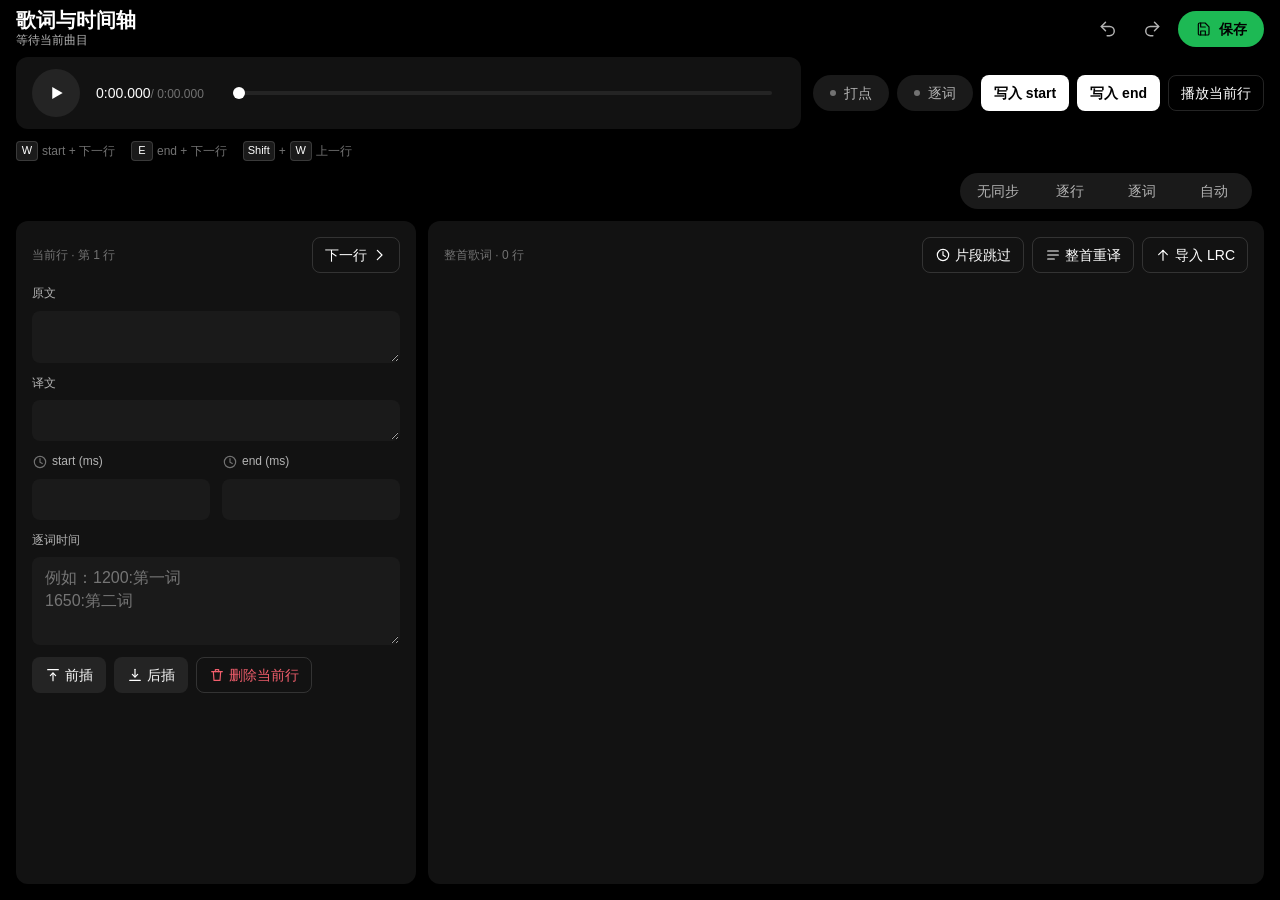
<file: layout/Library/Application Support/EeveeSpotify.bundle/TimelineEditor/index.html>
<!doctype html>
<html lang="zh-CN">
<head>
  <meta charset="utf-8">
  <meta name="viewport" content="width=device-width, initial-scale=1, maximum-scale=1, user-scalable=no, viewport-fit=cover">
  <title>歌词内容与时间轴</title>
  <link rel="icon" href="data:,">
  <link rel="stylesheet" href="./tokens.css">
  <link rel="stylesheet" href="./style.css">
</head>
<body>
  <main class="timeline-app" id="timeline-app">
    <header class="topbar">
      <div class="topbar-titles">
        <h1>歌词与时间轴</h1>
        <p id="track-subtitle">等待当前曲目</p>
      </div>
      <div class="topbar-actions">
        <button class="icon-button" id="undo-button" type="button" aria-label="撤销" title="撤销"><span class="icon-slot" data-icon="undo"></span></button>
        <button class="icon-button" id="redo-button" type="button" aria-label="重做" title="重做"><span class="icon-slot" data-icon="redo"></span></button>
        <button class="accent-button" id="save-button" type="button"><span class="icon-slot icon-sm" data-icon="save"></span><span>保存</span></button>
      </div>
    </header>

    <section class="control-deck" aria-label="播放与同步控制">
      <div class="transport-card">
        <button class="transport-play" id="play-button" type="button" aria-label="播放或暂停">
          <span class="icon-slot" data-icon="play"></span>
          <span class="icon-slot" data-icon="pause"></span>
        </button>
        <div class="position-readout"><strong id="position-label">0:00.000</strong><span>/ <span id="duration-label">0:00.000</span></span></div>
        <input id="position-slider" type="range" min="0" max="0" value="0" step="1" aria-label="播放位置">
      </div>
      <div class="cue-row">
        <button class="cue-pill" id="cue-toggle" type="button" aria-pressed="false"><span class="pill-dot" aria-hidden="true"></span><span class="pill-text">打点</span></button>
        <button class="cue-pill" id="cue-word-toggle" type="button" aria-pressed="false"><span class="pill-dot" aria-hidden="true"></span><span class="pill-text">逐词</span></button>
        <button class="cue-button" id="cue-start" type="button" title="快捷键 W（打点开启时）">写入 start</button>
        <button class="cue-button" id="cue-end" type="button" title="快捷键 E（打点开启时）">写入 end</button>
        <button class="ghost-button" id="play-line" type="button" title="快捷键 Q">播放当前行</button>
      </div>
      <div class="cue-shortcuts" id="cue-shortcuts" data-enabled="false" aria-label="打点快捷键">
        <span class="cue-shortcut"><kbd>W</kbd><span id="cue-shortcut-w-label">start + 下一行</span></span>
        <span class="cue-shortcut"><kbd>E</kbd><span id="cue-shortcut-e-label">end + 下一行</span></span>
        <span class="cue-shortcut"><kbd>Shift</kbd> + <kbd>W</kbd><span id="cue-shortcut-back-label">上一行</span></span>
      </div>
      <div class="mode-row">
        <div class="segmented" role="group" aria-label="同步模式">
          <button type="button" data-mode="UNSYNCED">无同步</button>
          <button type="button" data-mode="LINE_SYNCED">逐行</button>
          <button type="button" data-mode="SYLLABLE_SYNCED">逐词</button>
          <button type="button" data-mode="AUTO">自动</button>
        </div>
        <output id="status" aria-live="polite"></output>
      </div>
    </section>

    <nav class="mobile-workspace-tabs segmented" role="tablist" aria-label="歌词编辑工作区">
      <button class="is-active" type="button" role="tab" aria-selected="true" aria-controls="current-panel" data-mobile-view="current">当前行</button>
      <button type="button" role="tab" aria-selected="false" aria-controls="lines-panel" data-mobile-view="lines">整首歌词</button>
    </nav>

    <section class="workspace" data-mobile-view="current">
      <div class="current-panel" id="current-panel">
        <div class="panel-heading">
          <h2>当前行 · <span id="current-index">第 1 行</span></h2>
          <button class="ghost-button" id="next-line" type="button" title="快捷键 ↓ / 上一行 ↑"><span>下一行</span><span class="icon-slot icon-sm" data-icon="chevronRight"></span></button>
        </div>
        <label class="lyric-field"><span class="field-label">原文</span><textarea id="current-base" rows="2" dir="auto"></textarea></label>
        <label class="lyric-field lyric-field-translation"><span class="field-label">译文</span><textarea id="current-translation" rows="1" dir="auto"></textarea></label>
        <div class="time-grid">
          <label class="time-field"><span class="field-label"><span class="icon-slot icon-sm" data-icon="clock"></span>start (ms)</span><input id="current-start" inputmode="numeric"></label>
          <label class="time-field"><span class="field-label"><span class="icon-slot icon-sm" data-icon="clock"></span>end (ms)</span><input id="current-end" inputmode="numeric"></label>
        </div>
        <label class="syllables-field"><span class="field-label">逐词时间</span><textarea id="current-syllables" rows="3" placeholder="例如：1200:第一词&#10;1650:第二词"></textarea></label>
        <div class="current-actions">
          <button id="add-before" type="button"><span class="icon-slot icon-sm" data-icon="insertAbove"></span><span>前插</span></button>
          <button id="add-after" type="button"><span class="icon-slot icon-sm" data-icon="insertBelow"></span><span>后插</span></button>
          <button class="danger-button" id="delete-current" type="button"><span class="icon-slot icon-sm" data-icon="trash"></span><span>删除当前行</span></button>
        </div>
      </div>
      <div class="lines-panel" id="lines-panel">
        <div class="panel-heading">
          <h2>整首歌词 · <span id="line-count">0 行</span></h2>
          <div class="lines-heading-actions">
            <button class="ghost-button" id="segments-button" type="button"><span class="icon-slot icon-sm" data-icon="clock"></span><span>片段跳过</span></button>
            <button class="ghost-button" id="retranslate-button" type="button"><span class="icon-slot icon-sm" data-icon="lyrics"></span><span>整首重译</span></button>
            <button class="ghost-button lrc-import-button" id="lrc-import-button" type="button"><span class="icon-slot icon-sm" data-icon="arrowUp"></span><span>导入 LRC</span></button>
          </div>
        </div>
        <div class="lines-list" id="lines-list"></div>
      </div>
    </section>

    <nav class="primary-command-dock" aria-label="当前行快捷操作">
      <div class="dock-row">
        <button class="cue-button" id="dock-cue-primary" type="button">写入 start</button>
        <button id="dock-cue-end" type="button">写入 end</button>
        <button id="dock-next-line" type="button"><span>下一行</span><span class="icon-slot icon-sm" data-icon="chevronRight"></span></button>
      </div>
      <div class="dock-row">
        <button id="dock-add-before" type="button"><span class="icon-slot icon-sm" data-icon="insertAbove"></span><span>前插</span></button>
        <button id="dock-add-after" type="button"><span class="icon-slot icon-sm" data-icon="insertBelow"></span><span>后插</span></button>
        <button class="danger-button" id="dock-delete-current" type="button"><span class="icon-slot icon-sm" data-icon="trash"></span><span>删除</span></button>
      </div>
    </nav>
  </main>

  <dialog class="lrc-dialog" id="lrc-import-dialog" aria-labelledby="lrc-import-title">
    <form class="lrc-dialog-shell" method="dialog">
      <header class="lrc-dialog-header">
        <h2 id="lrc-import-title">导入 LRC</h2>
        <button class="icon-button" id="lrc-import-close" type="submit" value="cancel" aria-label="关闭" title="关闭"><span class="icon-slot" data-icon="close"></span></button>
      </header>
      <div class="lrc-dialog-body">
        <label class="lrc-import-field"><span class="field-label">LRC 文本</span><textarea id="lrc-import-input" rows="12" spellcheck="false" placeholder="[00:22.50]Hence the burden of flesh becomes resolved"></textarea></label>
        <p class="lrc-import-metadata" id="lrc-import-metadata" hidden></p>
        <output class="lrc-import-summary" id="lrc-import-summary" aria-live="polite">等待粘贴</output>
        <ul class="lrc-import-errors" id="lrc-import-errors" aria-live="polite" hidden></ul>
      </div>
      <footer class="lrc-dialog-actions">
        <button class="ghost-button" id="lrc-import-cancel" type="submit" value="cancel">取消</button>
        <button class="cue-button" id="lrc-import-confirm" type="button" disabled>替换歌词</button>
        <button id="lrc-import-translate" type="button" disabled>提交翻译并替换歌词</button>
      </footer>
    </form>
  </dialog>

  <dialog class="lrc-dialog retranslate-dialog" id="retranslate-dialog" aria-labelledby="retranslate-title">
    <form class="lrc-dialog-shell" method="dialog">
      <header class="lrc-dialog-header retranslate-header">
        <div>
          <h2 id="retranslate-title">整首重新翻译</h2>
          <span class="static-badge" id="retranslate-static-badge">读取状态中</span>
        </div>
        <button class="icon-button" id="retranslate-close" type="submit" value="cancel" aria-label="关闭" title="关闭"><span class="icon-slot" data-icon="close"></span></button>
      </header>
      <div class="lrc-dialog-body retranslate-body">
        <section id="retranslate-picker" aria-labelledby="retranslate-models-title">
          <div class="retranslate-section-heading">
            <h3 id="retranslate-models-title">选择翻译模型</h3>
          </div>
          <div class="retranslate-models" id="retranslate-models" role="radiogroup" aria-label="翻译模型"></div>
        </section>
        <section id="retranslate-review" hidden aria-labelledby="retranslate-review-title">
          <div class="retranslate-section-heading">
            <h3 id="retranslate-review-title">逐行差异</h3>
            <span id="retranslate-provenance"></span>
          </div>
          <div class="retranslate-comparison" id="retranslate-comparison"></div>
        </section>
        <output class="retranslate-status" id="retranslate-status" aria-live="polite"></output>
      </div>
      <footer class="lrc-dialog-actions retranslate-actions">
        <button class="ghost-button" id="retranslate-cancel" type="submit" value="cancel">取消</button>
        <button class="cue-button" id="retranslate-submit" type="button" disabled>生成候选</button>
        <button class="ghost-button" id="retranslate-apply" type="button" hidden>应用</button>
        <button id="retranslate-apply-static" type="button" hidden>应用并 static</button>
      </footer>
    </form>
  </dialog>
  <dialog class="lrc-dialog segment-dialog" id="segments-dialog" aria-labelledby="segments-title">
    <form class="lrc-dialog-shell" method="dialog">
      <header class="lrc-dialog-header segment-dialog-header">
        <div>
          <h2 id="segments-title">歌曲片段跳过</h2>
          <span class="static-badge" id="segments-revision">尚未载入</span>
        </div>
        <button class="icon-button" id="segments-close" type="submit" value="cancel" aria-label="关闭" title="关闭"><span class="icon-slot" data-icon="close"></span></button>
      </header>
      <div class="lrc-dialog-body segment-dialog-body">
        <div class="segment-toolbar">
          <span id="segments-count">0 个片段</span>
          <button class="ghost-button" id="segment-add" type="button"><span class="icon-slot icon-sm" data-icon="plus"></span><span>新增片段</span></button>
        </div>
        <div class="segment-list" id="segments-list"></div>
        <output class="retranslate-status" id="segments-status" aria-live="polite"></output>
      </div>
      <footer class="lrc-dialog-actions segment-dialog-actions">
        <button class="ghost-button" id="segments-cancel" type="submit" value="cancel">取消</button>
        <button class="ghost-button" id="segments-load-conflict" type="button" hidden>载入服务端版本</button>
        <button class="cue-button" id="segments-save" type="button" disabled>保存规则</button>
      </footer>
    </form>
  </dialog>
  <script src="./icons.js"></script>
  <script src="./editor-state.js"></script>
  <script src="./browser-host.js"></script>
  <script src="./app.js"></script>
</body>
</html>
</file>
<file: layout/Library/Application Support/EeveeSpotify.bundle/TimelineEditor/tokens.css>
/*
 * 歌词编辑器设计 token —— 单一来源
 *
 * 本文件在 shareeditor 与 timelineeditor 两个目录下各有一份，内容必须逐字节相同。
 * tests/design-tokens.test.js 会断言这一点；请勿只改一侧。
 *
 * 设计语言：Spotify 原生延伸。纯黑底、大圆角、绿色仅作单点强调。
 * 约束：不得引用远程字体或资源（CSP script-src 'self'；embed_test.go 禁止 http/https）。
 */

:root {
  color-scheme: dark;

  /* ---- 字族 ---------------------------------------------------------- */
  /* Spotify 用 Circular，不可分发。用系统几何无衬线栈模拟其观感，
     并显式接上中文字族，避免中英混排时字重跳变。 */
  --font-sans:
    -apple-system, BlinkMacSystemFont, "Segoe UI", Roboto,
    "Helvetica Neue", Arial,
    "PingFang SC", "Hiragino Sans GB", "Microsoft YaHei", sans-serif;
  --font-numeric: var(--font-sans);

  /* ---- 表面 ---------------------------------------------------------- */
  --bg: #000;               /* 应用底：纯黑，与 Spotify 播放页一致 */
  --surface: #121212;       /* 主面层 */
  --surface-2: #1a1a1a;     /* 抬起面层：工具坞、卡片 */
  --surface-3: #242424;     /* 交互态面层：hover / 选中 */
  --surface-4: #2a2a2a;     /* 按下态 */
  --overlay: #181818;       /* 浮层：对话框、弹出菜单 */

  /* ---- 文字 ---------------------------------------------------------- */
  --text: #fff;
  --text-muted: #b3b3b3;    /* Spotify 次要文字标准值 */
  --text-subtle: #727272;   /* 三级文字：计数、单位、占位 */
  --text-on-accent: #000;

  /* ---- 强调 ---------------------------------------------------------- */
  /* 绿色是稀缺资源：只用于当前上下文中唯一的主行动。
     不要用于播放键、保存键、写入键同时出现的场合。 */
  --accent: #1db954;
  --accent-hover: #1ed760;
  --accent-press: #169c46;
  --danger: #f15e6c;
  --danger-soft: rgb(241 94 108 / 0.12);

  /* ---- 描边与分隔 ----------------------------------------------------- */
  /* 用极低对比的发丝线代替实心边框，避免视觉网格化。 */
  --hairline: rgb(255 255 255 / 0.08);
  --hairline-strong: rgb(255 255 255 / 0.14);
  --focus-ring: #fff;

  /* ---- 圆角 ---------------------------------------------------------- */
  --r-xs: 4px;
  --r-sm: 6px;
  --r-md: 8px;
  --r-lg: 12px;
  --r-xl: 16px;
  --r-2xl: 24px;            /* 工具坞、预览卡片 */
  --r-pill: 500px;          /* 胶囊按钮、分段控件 */

  /* ---- 间距（4pt 网格）------------------------------------------------ */
  --s-1: 4px;
  --s-2: 8px;
  --s-3: 12px;
  --s-4: 16px;
  --s-5: 20px;
  --s-6: 24px;
  --s-8: 32px;
  --s-10: 40px;

  /* ---- 字阶 ---------------------------------------------------------- */
  --fs-xs: 11px;            /* 全大写小标签 */
  --fs-sm: 12px;            /* 元信息、计数 */
  --fs-base: 14px;          /* 正文 */
  --fs-md: 16px;            /* 表单控件（iOS 防聚焦缩放下限）*/
  --fs-lg: 20px;            /* 区块标题 */
  --fs-xl: 24px;            /* 页面标题 */

  --lh-tight: 1.2;
  --lh-base: 1.45;

  --fw-normal: 400;
  --fw-medium: 500;
  --fw-bold: 700;           /* Spotify 标题只用 700，不用 600 */

  /* 全大写小标签的字距。中文不参与全大写，仅用于英文/数字标签。 */
  --tracking-caps: 0.08em;

  /* ---- 控件尺寸 ------------------------------------------------------- */
  /* 触控目标不小于 44px（iOS HIG）；紧凑态仅用于指针设备。 */
  --control-h: 44px;
  --control-h-sm: 36px;
  --control-h-lg: 52px;
  --icon-size: 20px;
  --icon-size-sm: 16px;
  --icon-stroke: 1.75;      /* 图标集统一线宽，勿逐图覆盖 */

  /* ---- 层级 ---------------------------------------------------------- */
  --z-dock: 8;
  --z-appbar: 10;
  --z-popover: 20;
  --z-dialog: 30;

  /* ---- 动效 ---------------------------------------------------------- */
  --dur-fast: 120ms;
  --dur-base: 200ms;
  --ease: cubic-bezier(0.3, 0, 0, 1);

  /* ---- 阴影 ---------------------------------------------------------- */
  --shadow-card: 0 8px 24px rgb(0 0 0 / 0.5);
  --shadow-popover: 0 16px 40px rgb(0 0 0 / 0.6);
  --shadow-dialog: 0 24px 64px rgb(0 0 0 / 0.7);
}

@media (prefers-reduced-motion: reduce) {
  :root {
    --dur-fast: 0ms;
    --dur-base: 0ms;
  }
}
</file>
<file: layout/Library/Application Support/EeveeSpotify.bundle/TimelineEditor/style.css>
/*
 * 歌词内容与时间轴编辑器 —— 视图层样式
 *
 * 设计语言：Spotify 原生延伸（见 tokens.css）。
 * 规则：所有颜色一律走 token，不得出现硬编码色值；
 * 圆角语义：控件 --r-md、卡片 --r-lg、胶囊 --r-pill。
 * 绿色（--accent）在本页只允许出现在顶栏「保存」与开关胶囊的指示圆点上。
 */

* {
  box-sizing: border-box;
}

html,
body {
  margin: 0;
  min-width: 320px;
  min-height: 100%;
  overflow-x: hidden;
  background: var(--bg);
  color: var(--text);
}

body {
  font-family: var(--font-sans);
  font-size: var(--fs-base);
  line-height: var(--lh-base);
}

h1,
h2,
p {
  margin: 0;
}

/* ---- 控件原语 -------------------------------------------------------- */

button,
input,
textarea,
select {
  font: inherit;
  color: inherit;
}

button {
  min-height: var(--control-h);
  padding: 0 var(--s-3);
  border: 1px solid transparent;
  border-radius: var(--r-md);
  background: var(--surface-3);
  color: var(--text);
  cursor: pointer;
  -webkit-tap-highlight-color: transparent;
  touch-action: manipulation;
  transition: background-color var(--dur-fast) var(--ease), color var(--dur-fast) var(--ease);
}

button:hover:not(:disabled) {
  background: var(--surface-4);
}

button:disabled {
  cursor: not-allowed;
  opacity: 0.4;
}

button:focus-visible {
  outline: 2px solid var(--focus-ring);
  outline-offset: 2px;
}

.icon-slot {
  display: grid;
  place-items: center;
}

.icon {
  display: block;
  width: var(--icon-size);
  height: var(--icon-size);
  stroke-width: var(--icon-stroke);
}

.icon-sm .icon {
  width: var(--icon-size-sm);
  height: var(--icon-size-sm);
}

/* 全页唯一的绿色主行动：顶栏「保存」。 */
.accent-button {
  display: inline-flex;
  align-items: center;
  gap: var(--s-2);
  padding: 0 var(--s-4);
  border-radius: var(--r-pill);
  background: var(--accent);
  color: var(--text-on-accent);
  font-weight: var(--fw-bold);
}

.accent-button:hover:not(:disabled) {
  background: var(--accent-hover);
}

.accent-button:active:not(:disabled) {
  background: var(--accent-press);
}

.icon-button {
  width: var(--control-h);
  padding: 0;
  border-radius: var(--r-pill);
  background: transparent;
  color: var(--text-muted);
}

.icon-button:hover:not(:disabled) {
  background: var(--surface-2);
  color: var(--text);
}

/* 局部主按钮：cue 写入动作，白底黑字，不占用绿色。 */
.cue-button {
  background: var(--text);
  color: var(--bg);
  font-weight: var(--fw-bold);
}

.cue-button:hover:not(:disabled) {
  background: var(--text-muted);
}

.ghost-button {
  display: inline-flex;
  align-items: center;
  justify-content: center;
  gap: var(--s-1);
  border-color: var(--hairline-strong);
  background: transparent;
  color: var(--text);
}

.ghost-button:hover:not(:disabled) {
  background: var(--surface-2);
}

.danger-button {
  display: inline-flex;
  align-items: center;
  justify-content: center;
  gap: var(--s-1);
  border-color: var(--hairline-strong);
  background: transparent;
  color: var(--danger);
}

.danger-button:hover:not(:disabled) {
  background: var(--danger-soft);
}

/* 开关胶囊：开态抬高面层 + 圆点转绿，不整体变绿。 */
.cue-pill {
  display: inline-flex;
  align-items: center;
  gap: var(--s-2);
  padding: 0 var(--s-4);
  border-radius: var(--r-pill);
  background: var(--surface-2);
  color: var(--text-muted);
}

.cue-pill .pill-dot {
  width: 6px;
  height: 6px;
  border-radius: var(--r-pill);
  background: var(--text-subtle);
  transition: background-color var(--dur-fast) var(--ease);
}

.cue-pill.is-on {
  background: var(--surface-4);
  color: var(--text);
}

.cue-pill.is-on .pill-dot {
  background: var(--accent);
}

/* 分段胶囊：同步模式与移动端工作区 tab 共用。 */
.segmented {
  display: grid;
  grid-auto-flow: column;
  grid-auto-columns: 1fr;
  gap: var(--s-1);
  padding: var(--s-1);
  border-radius: var(--r-pill);
  background: var(--surface-2);
}

.segmented button {
  min-width: 0;
  min-height: calc(var(--control-h) - 8px);
  padding: 0 var(--s-3);
  border-radius: var(--r-pill);
  background: transparent;
  color: var(--text-muted);
  font-size: var(--fs-base);
  white-space: nowrap;
}

.segmented button:hover:not(:disabled) {
  background: var(--surface-3);
}

.segmented button[aria-pressed="true"],
.segmented button.is-active {
  background: var(--surface-4);
  color: var(--text);
  font-weight: var(--fw-medium);
}

/* 指针设备允许紧凑控件高度；触屏保持 44px 触控目标。 */
@media (hover: hover) and (pointer: fine) {
  button {
    min-height: var(--control-h-sm);
  }

  .icon-button {
    width: var(--control-h-sm);
  }

  .segmented button {
    min-height: calc(var(--control-h-sm) - 8px);
  }
}

/* ---- 应用骨架 -------------------------------------------------------- */

.timeline-app {
  height: 100vh;
  height: 100dvh;
  min-height: 0;
  display: grid;
  grid-template-rows: auto auto minmax(0, 1fr);
  overflow: hidden;
}

/* ---- 顶栏 ------------------------------------------------------------ */

.topbar {
  min-height: 56px;
  display: flex;
  align-items: center;
  justify-content: space-between;
  gap: var(--s-4);
  padding: max(var(--s-2), env(safe-area-inset-top)) max(var(--s-4), env(safe-area-inset-right)) var(--s-2) max(var(--s-4), env(safe-area-inset-left));
  background: var(--bg);
}

.topbar-titles {
  min-width: 0;
}

.topbar h1 {
  font-size: var(--fs-lg);
  font-weight: var(--fw-bold);
  line-height: var(--lh-tight);
}

#track-subtitle {
  max-width: 52vw;
  overflow: hidden;
  color: var(--text-muted);
  font-size: var(--fs-sm);
  text-overflow: ellipsis;
  white-space: nowrap;
}

.topbar-actions {
  flex: 0 0 auto;
  display: flex;
  align-items: center;
  gap: var(--s-2);
}

/* ---- 控制区：transport 卡 / cue 行 / 同步模式 -------------------------- */

.control-deck {
  display: flex;
  flex-wrap: wrap;
  align-items: center;
  gap: var(--s-3);
  padding: 0 max(var(--s-4), env(safe-area-inset-right)) var(--s-3) max(var(--s-4), env(safe-area-inset-left));
}

.transport-card {
  flex: 1 1 320px;
  display: flex;
  align-items: center;
  gap: var(--s-4);
  padding: var(--s-3) var(--s-4);
  border-radius: var(--r-lg);
  background: var(--surface);
}

.transport-play {
  /* transport 主钮：48px，介于 --control-h 与 --control-h-lg 之间的光学尺寸 */
  width: 48px;
  height: 48px;
  min-height: 48px;
  flex: 0 0 48px;
  display: grid;
  place-items: center;
  padding: 0;
  border-radius: var(--r-pill);
  background: var(--surface-3);
  color: var(--text);
}

.transport-play .icon-slot {
  grid-area: 1 / 1;
}

.transport-play [data-icon="pause"] {
  display: none;
}

.transport-play.is-playing [data-icon="play"] {
  display: none;
}

.transport-play.is-playing [data-icon="pause"] {
  display: grid;
}

.position-readout {
  min-width: 104px;
  font-variant-numeric: tabular-nums;
  white-space: nowrap;
}

.position-readout strong {
  font-weight: var(--fw-medium);
}

.position-readout span {
  color: var(--text-subtle);
  font-size: var(--fs-sm);
}

#position-slider {
  -webkit-appearance: none;
  appearance: none;
  flex: 1;
  min-width: 100px;
  height: 20px;
  margin: 0;
  background: transparent;
}

#position-slider::-webkit-slider-runnable-track {
  height: 4px;
  border-radius: var(--r-pill);
  background: linear-gradient(to right, var(--text) var(--slider-fill, 0%), var(--surface-3) var(--slider-fill, 0%));
}

#position-slider::-webkit-slider-thumb {
  -webkit-appearance: none;
  width: 12px;
  height: 12px;
  margin-top: -4px;
  border: 0;
  border-radius: var(--r-pill);
  background: var(--text);
}

#position-slider::-moz-range-track {
  height: 4px;
  border-radius: var(--r-pill);
  background: var(--surface-3);
}

#position-slider::-moz-range-progress {
  height: 4px;
  border-radius: var(--r-pill);
  background: var(--text);
}

#position-slider::-moz-range-thumb {
  width: 12px;
  height: 12px;
  border: 0;
  border-radius: var(--r-pill);
  background: var(--text);
}

#position-slider:disabled {
  opacity: 0.4;
}

#position-slider:focus-visible {
  outline: 2px solid var(--focus-ring);
  outline-offset: 2px;
}

.cue-row {
  display: flex;
  flex-wrap: wrap;
  align-items: center;
  gap: var(--s-2);
}

.cue-shortcuts {
  flex: 1 1 100%;
  min-width: 0;
  display: flex;
  flex-wrap: wrap;
  align-items: center;
  gap: var(--s-1) var(--s-4);
  color: var(--text-muted);
  font-size: var(--fs-sm);
  line-height: var(--lh-base);
}

.cue-shortcuts[data-enabled="false"] {
  color: var(--text-subtle);
}

.cue-shortcut {
  display: inline-flex;
  align-items: center;
  gap: var(--s-1);
  white-space: nowrap;
}

.cue-shortcuts kbd {
  min-width: 22px;
  padding: 1px var(--s-1);
  border: 1px solid var(--hairline-strong);
  border-radius: var(--r-xs);
  background: var(--surface-2);
  color: var(--text);
  font-family: var(--font-numeric);
  font-size: var(--fs-xs);
  font-weight: var(--fw-medium);
  line-height: var(--lh-base);
  letter-spacing: 0;
  text-align: center;
}

.mode-row {
  flex: 1 1 auto;
  display: flex;
  flex-wrap: wrap;
  align-items: center;
  justify-content: flex-end;
  gap: var(--s-3);
}

#status {
  min-width: 0;
  color: var(--text-muted);
  font-size: var(--fs-sm);
  text-align: right;
}

#status.is-error {
  color: var(--danger);
}

/* ---- 工作区 ---------------------------------------------------------- */

.mobile-workspace-tabs {
  display: none;
  margin: 0 max(var(--s-4), env(safe-area-inset-right)) var(--s-3) max(var(--s-4), env(safe-area-inset-left));
}

.workspace {
  min-height: 0;
  display: grid;
  grid-template-columns: minmax(320px, 400px) minmax(0, 1fr);
  gap: var(--s-3);
  padding: 0 max(var(--s-4), env(safe-area-inset-right)) var(--s-4) max(var(--s-4), env(safe-area-inset-left));
  overflow: hidden;
}

.current-panel,
.lines-panel {
  min-width: 0;
  min-height: 0;
  border-radius: var(--r-lg);
  background: var(--surface);
}

.current-panel {
  padding: var(--s-4);
  overflow: auto;
  overscroll-behavior: contain;
}

.lines-panel {
  display: grid;
  grid-template-rows: auto minmax(0, 1fr);
}

.panel-heading {
  display: flex;
  align-items: center;
  justify-content: space-between;
  gap: var(--s-3);
  margin-bottom: var(--s-3);
}

.panel-heading h2 {
  color: var(--text-subtle);
  font-size: var(--fs-sm);
  font-weight: var(--fw-medium);
  font-variant-numeric: tabular-nums;
}

.lines-panel .panel-heading {
  margin: 0;
  padding: var(--s-4);
}

.lrc-import-button {
  flex: 0 0 auto;
}

.lines-heading-actions {
  min-width: 0;
  display: flex;
  align-items: center;
  gap: var(--s-2);
}

/* ---- LRC 导入对话框 --------------------------------------------------- */

.lrc-dialog {
  width: calc(100vw - var(--s-8));
  max-width: min(640px, calc(100vw - var(--s-8)));
  max-height: min(720px, calc(100dvh - var(--s-8)));
  margin: auto;
  padding: 0;
  border: 1px solid var(--hairline-strong);
  border-radius: var(--r-lg);
  background: var(--overlay);
  color: var(--text);
  box-shadow: var(--shadow-dialog);
}

.lrc-dialog:not([open]) {
  display: none;
}

.lrc-dialog::backdrop {
  background: var(--bg);
  opacity: 0.78;
}

.lrc-dialog-shell {
  min-width: 0;
  max-height: inherit;
  display: grid;
  grid-template-rows: auto minmax(0, 1fr) auto;
}

.lrc-dialog-header,
.lrc-dialog-actions {
  display: flex;
  align-items: center;
  justify-content: space-between;
  gap: var(--s-3);
  padding: var(--s-4);
}

.lrc-dialog-header {
  border-bottom: 1px solid var(--hairline);
}

.lrc-dialog-header h2 {
  font-size: var(--fs-lg);
  font-weight: var(--fw-bold);
}

.lrc-dialog-body {
  min-width: 0;
  padding: var(--s-4);
  overflow: auto;
  overscroll-behavior: contain;
}

.lrc-import-field {
  margin-bottom: var(--s-3);
}

#lrc-import-input {
  min-height: 240px;
  font-variant-numeric: tabular-nums;
  resize: vertical;
}

.lrc-import-metadata,
.lrc-import-summary {
  display: block;
  color: var(--text-muted);
  font-size: var(--fs-sm);
  overflow-wrap: anywhere;
}

.lrc-import-metadata {
  margin-bottom: var(--s-1);
}

.lrc-import-metadata[hidden] {
  display: none;
}

.lrc-import-errors {
  margin: var(--s-3) 0 0;
  padding-left: var(--s-5);
  color: var(--danger);
  font-size: var(--fs-sm);
  overflow-wrap: anywhere;
}

.lrc-dialog-actions {
  justify-content: flex-end;
  border-top: 1px solid var(--hairline);
}

.lrc-dialog-actions button {
  min-width: 0;
  height: auto;
  white-space: normal;
  overflow-wrap: anywhere;
}

/* ---- 整首重译审阅 ----------------------------------------------------- */

.retranslate-dialog {
  max-width: min(980px, calc(100vw - var(--s-8)));
  max-height: min(820px, calc(100dvh - var(--s-8)));
}

.retranslate-header > div {
  min-width: 0;
  display: flex;
  align-items: center;
  gap: var(--s-3);
}

.static-badge {
  flex: 0 0 auto;
  padding: var(--s-1) var(--s-2);
  border: 1px solid var(--hairline-strong);
  border-radius: var(--r-xs);
  color: var(--text-muted);
  font-size: var(--fs-xs);
  font-weight: var(--fw-medium);
}

.static-badge[data-static="true"] {
  background: var(--surface-3);
  color: var(--text);
}

.retranslate-body {
  display: grid;
  gap: var(--s-3);
}

#retranslate-picker[hidden],
#retranslate-review[hidden],
#retranslate-apply[hidden],
#retranslate-apply-static[hidden] {
  display: none;
}

.retranslate-section-heading {
  display: flex;
  align-items: baseline;
  justify-content: space-between;
  gap: var(--s-3);
  margin-bottom: var(--s-3);
}

.retranslate-section-heading h3 {
  margin: 0;
  font-size: var(--fs-md);
  font-weight: var(--fw-bold);
}

.retranslate-section-heading span {
  min-width: 0;
  color: var(--text-muted);
  font-size: var(--fs-sm);
  overflow-wrap: anywhere;
  text-align: right;
}

.retranslate-models {
  display: grid;
  grid-template-columns: repeat(auto-fit, minmax(180px, 1fr));
  gap: var(--s-2);
}

.model-option {
  min-width: 0;
  min-height: 64px;
  display: grid;
  align-content: center;
  justify-items: start;
  gap: 2px;
  padding: var(--s-3);
  border-color: var(--hairline-strong);
  background: var(--surface-2);
  text-align: left;
}

.model-option[aria-pressed="true"] {
  border-color: var(--text-muted);
  background: var(--surface-4);
}

.model-option strong,
.model-option small {
  max-width: 100%;
  overflow-wrap: anywhere;
}

.model-option strong {
  font-weight: var(--fw-medium);
}

.model-option small {
  color: var(--text-muted);
  font-size: var(--fs-sm);
}

.retranslate-comparison {
  display: grid;
  gap: var(--s-3);
}

.retranslate-diff-summary {
  display: flex;
  align-items: center;
  min-height: var(--control-h-sm);
  padding: 0 var(--s-3);
  border: 1px solid var(--hairline);
  border-radius: var(--r-md);
  background: var(--surface-2);
  color: var(--text-muted);
  font-size: var(--fs-sm);
  font-variant-numeric: tabular-nums;
}

.retranslate-diff-row {
  min-width: 0;
  display: grid;
  border: 1px solid var(--hairline);
  border-radius: var(--r-md);
  background: var(--surface-2);
  overflow: hidden;
}

.retranslate-diff-row.is-changed {
  border-color: var(--hairline-strong);
}

.retranslate-diff-row-heading {
  min-width: 0;
  display: flex;
  align-items: center;
  justify-content: space-between;
  gap: var(--s-2);
  padding: var(--s-2) var(--s-3);
  border-bottom: 1px solid var(--hairline);
  color: var(--text-subtle);
  font-size: var(--fs-xs);
  font-variant-numeric: tabular-nums;
}

.retranslate-diff-state {
  color: var(--text-muted);
  font-weight: var(--fw-medium);
}

.retranslate-diff-row.is-changed .retranslate-diff-state {
  color: var(--text);
}

.retranslate-diff-source,
.retranslate-diff-before,
.retranslate-diff-after,
.retranslate-diff-unchanged {
  min-width: 0;
  display: grid;
  grid-template-columns: 28px minmax(0, 1fr);
  align-items: start;
  padding: var(--s-3);
}

.retranslate-diff-source {
  border-bottom: 1px solid var(--hairline);
}

.retranslate-diff-translations {
  min-width: 0;
  display: grid;
  grid-template-columns: minmax(0, 1fr) minmax(0, 1fr);
}

.retranslate-diff-before {
  border-right: 1px solid var(--hairline);
  background: var(--danger-soft);
  color: var(--text);
  text-decoration: none;
}

.retranslate-diff-after {
  border-left: 3px solid var(--accent);
  background: var(--surface-3);
  color: var(--text);
  text-decoration: none;
}

.retranslate-diff-unchanged {
  grid-column: 1 / -1;
  color: var(--text-muted);
}

.retranslate-diff-marker {
  color: var(--text-subtle);
  font-weight: var(--fw-bold);
  line-height: var(--lh-base);
  text-align: center;
}

.retranslate-diff-before .retranslate-diff-marker {
  color: var(--danger);
}

.retranslate-diff-after .retranslate-diff-marker {
  color: var(--accent);
}

.retranslate-diff-source p,
.retranslate-diff-before p,
.retranslate-diff-after p,
.retranslate-diff-unchanged p,
.retranslate-diff-source small,
.retranslate-diff-before small,
.retranslate-diff-after small,
.retranslate-diff-unchanged small {
  margin: 0;
  overflow-wrap: anywhere;
}

.retranslate-diff-source p,
.retranslate-diff-before p,
.retranslate-diff-after p,
.retranslate-diff-unchanged p {
  line-height: var(--lh-base);
}

.retranslate-diff-source small,
.retranslate-diff-before small,
.retranslate-diff-after small,
.retranslate-diff-unchanged small {
  display: block;
  margin-bottom: var(--s-1);
  color: var(--text-muted);
  font-size: var(--fs-sm);
}

.retranslate-status {
  display: block;
  min-height: var(--lh-base);
  color: var(--text-muted);
  font-size: var(--fs-sm);
  overflow-wrap: anywhere;
}

.retranslate-status.is-error {
  color: var(--danger);
}

/* ---- 歌曲片段跳过 ----------------------------------------------------- */

.segment-dialog {
  max-width: min(820px, calc(100vw - var(--s-8)));
  max-height: min(820px, calc(100dvh - var(--s-8)));
}

.segment-dialog-header > div {
  min-width: 0;
  display: flex;
  align-items: center;
  gap: var(--s-3);
}

.segment-dialog-body {
  display: grid;
  align-content: start;
  gap: var(--s-3);
}

.segment-toolbar {
  display: flex;
  align-items: center;
  justify-content: space-between;
  gap: var(--s-3);
  color: var(--text-muted);
  font-size: var(--fs-sm);
}

.segment-toolbar button {
  display: inline-flex;
  align-items: center;
  gap: var(--s-2);
}

.segment-list {
  display: grid;
  gap: var(--s-3);
}

.segment-empty {
  padding: var(--s-6);
  border: 1px dashed var(--hairline-strong);
  border-radius: var(--r-md);
  color: var(--text-muted);
  text-align: center;
}

.segment-rule {
  min-width: 0;
  display: grid;
  gap: var(--s-3);
  padding: var(--s-3);
  border: 1px solid var(--hairline);
  border-radius: var(--r-md);
  background: var(--surface-2);
}

.segment-rule-header {
  min-width: 0;
  display: flex;
  align-items: center;
  justify-content: space-between;
  gap: var(--s-3);
}

.segment-enabled {
  min-width: 0;
  display: flex;
  align-items: center;
  gap: var(--s-2);
  margin: 0;
}

.segment-enabled input {
  width: 20px;
  height: 20px;
  padding: 0;
  accent-color: var(--text);
}

.segment-enabled code {
  min-width: 0;
  color: var(--text-muted);
  font-size: var(--fs-sm);
  overflow-wrap: anywhere;
}

.segment-rule-fields,
.segment-time-grid {
  display: grid;
  gap: var(--s-3);
}

.segment-rule-fields {
  grid-template-columns: minmax(120px, 0.6fr) minmax(0, 1fr);
}

.segment-time-grid {
  grid-template-columns: repeat(2, minmax(0, 1fr));
}

.segment-rule label {
  margin: 0;
}

.segment-time-control {
  display: grid;
  grid-template-columns: minmax(0, 1fr) auto;
  gap: var(--s-2);
}

.segment-time-control button {
  min-width: 76px;
  padding: 0 var(--s-2);
  font-size: var(--fs-sm);
}

#segments-load-conflict[hidden] {
  display: none;
}

/* ---- 当前行表单 ------------------------------------------------------- */

label {
  min-width: 0;
  display: grid;
  gap: var(--s-2);
  margin-bottom: var(--s-3);
}

.field-label {
  display: flex;
  align-items: center;
  gap: var(--s-1);
  color: var(--text-muted);
  font-size: var(--fs-sm);
}

.field-label .icon-slot {
  color: var(--text-subtle);
}

textarea,
input {
  width: 100%;
  min-width: 0;
  padding: var(--s-2) var(--s-3);
  border: 1px solid transparent;
  border-radius: var(--r-md);
  background: var(--surface-2);
  color: var(--text);
  font-size: var(--fs-md);
}

textarea {
  min-height: 52px;
  line-height: var(--lh-base);
  resize: vertical;
}

textarea:focus-visible,
input:focus-visible {
  outline: none;
  border-color: var(--hairline-strong);
  background: var(--surface-3);
}

#current-translation {
  min-height: 40px;
  color: var(--text-muted);
}

@supports (field-sizing: content) {
  #current-base,
  #current-translation {
    field-sizing: content;
  }
}

.time-grid {
  display: grid;
  grid-template-columns: repeat(2, minmax(0, 1fr));
  gap: var(--s-3);
}

.time-field input {
  font-variant-numeric: tabular-nums;
  text-align: right;
}

.syllables-field textarea {
  min-height: 76px;
  font-variant-numeric: tabular-nums;
}

.current-actions {
  display: flex;
  flex-wrap: wrap;
  align-items: center;
  gap: var(--s-2);
  margin-top: var(--s-1);
}

.current-actions button {
  display: inline-flex;
  align-items: center;
  justify-content: center;
  gap: var(--s-1);
}

/* ---- 整首列表 --------------------------------------------------------- */

.lines-list {
  min-height: 0;
  padding-bottom: var(--s-2);
  overflow: auto;
  overscroll-behavior: contain;
}

.line-row {
  width: 100%;
  min-width: 0;
  min-height: 0;
  display: grid;
  grid-template-columns: 40px minmax(0, 1fr) auto;
  gap: var(--s-3);
  align-items: start;
  padding: var(--s-3) var(--s-4);
  border: 0;
  border-radius: 0;
  background: transparent;
  cursor: pointer;
  text-align: left;
}

.line-row:hover:not(:disabled) {
  background: var(--surface-2);
}

.line-row.is-current {
  background: var(--surface-2);
  box-shadow: inset 3px 0 0 var(--accent);
}

.line-number {
  padding-top: 2px;
  color: var(--text-subtle);
  font-size: var(--fs-sm);
  font-variant-numeric: tabular-nums;
  text-align: right;
}

.line-copy {
  min-width: 0;
}

.line-copy strong,
.line-copy small {
  display: block;
  overflow-wrap: anywhere;
  line-height: var(--lh-base);
}

.line-copy strong {
  font-weight: var(--fw-normal);
}

.line-copy small {
  margin-top: 2px;
  color: var(--text-muted);
  font-size: var(--fs-sm);
}

.line-copy small:empty {
  display: none;
}

.line-times {
  min-width: 72px;
  padding-top: 2px;
  color: var(--text-subtle);
  font-size: var(--fs-sm);
  font-variant-numeric: tabular-nums;
  line-height: var(--lh-base);
  text-align: right;
  white-space: pre-line;
}

/* ---- 移动端命令坞（桌面隐藏）------------------------------------------ */

.primary-command-dock {
  position: sticky;
  bottom: 0;
  z-index: var(--z-dock);
  display: none;
}

/* ---- 移动端布局 ------------------------------------------------------- */

@media (max-width: 680px), (max-width: 932px) and (max-height: 520px) {
  html,
  body {
    height: 100%;
    overflow: hidden;
  }

  body,
  button,
  input,
  textarea,
  select {
    touch-action: manipulation;
  }

  .lrc-dialog {
    width: calc(100vw - var(--s-6));
    max-width: calc(100vw - var(--s-6));
    max-height: calc(100dvh - var(--s-6));
  }

  .lrc-dialog-header,
  .lrc-dialog-body,
  .lrc-dialog-actions {
    padding: var(--s-3);
  }

  .retranslate-dialog {
    width: calc(100vw - var(--s-4));
    max-width: calc(100vw - var(--s-4));
    max-height: calc(100dvh - var(--s-4));
  }

  .segment-dialog {
    width: calc(100vw - var(--s-4));
    max-width: calc(100vw - var(--s-4));
    max-height: calc(100dvh - var(--s-4));
  }

  .segment-rule-fields,
  .segment-time-grid {
    grid-template-columns: 1fr;
  }

  .segment-dialog-actions {
    grid-template-columns: repeat(2, minmax(0, 1fr));
  }

  #segments-load-conflict:not([hidden]) {
    grid-column: 1 / -1;
  }

  .retranslate-section-heading {
    display: grid;
    gap: var(--s-1);
  }

  .retranslate-section-heading span {
    text-align: left;
  }

  .retranslate-models {
    grid-template-columns: 1fr;
  }

  .retranslate-diff-translations {
    grid-template-columns: 1fr;
  }

  .retranslate-diff-before {
    border-right: 0;
    border-bottom: 1px solid var(--hairline);
  }

  .retranslate-diff-after {
    border-top: 1px solid var(--hairline);
  }

  .retranslate-actions {
    grid-template-columns: repeat(2, minmax(0, 1fr));
  }

  #retranslate-apply-static {
    grid-column: 1 / -1;
  }

  .lrc-dialog-actions {
    display: grid;
    grid-template-columns: repeat(2, minmax(0, 1fr));
  }

  #lrc-import-translate {
    grid-column: 1 / -1;
  }

  #lrc-import-input {
    min-height: 180px;
  }

  .timeline-app {
    height: 100vh;
    height: 100dvh;
    min-height: 0;
    grid-template-rows: auto auto auto minmax(0, 1fr) auto;
    overflow: hidden;
  }

  .topbar {
    gap: var(--s-2);
    padding-right: max(var(--s-3), env(safe-area-inset-right));
    padding-left: max(var(--s-3), env(safe-area-inset-left));
  }

  #track-subtitle {
    max-width: 40vw;
  }

  .control-deck {
    gap: var(--s-2);
    padding-right: max(var(--s-3), env(safe-area-inset-right));
    padding-bottom: var(--s-2);
    padding-left: max(var(--s-3), env(safe-area-inset-left));
  }

  .transport-card {
    flex-basis: 100%;
    gap: var(--s-3);
    padding: var(--s-2) var(--s-3);
  }

  .cue-row {
    flex: 1 1 100%;
    display: grid;
    grid-template-columns: repeat(3, minmax(0, 1fr));
    gap: var(--s-2);
  }

  .cue-row button {
    min-width: 0;
    padding: 0 var(--s-2);
  }

  #cue-start,
  #cue-end {
    display: none;
  }

  .mode-row {
    flex: 1 1 100%;
    gap: var(--s-2);
  }

  .mode-row .segmented {
    flex: 1 1 100%;
  }

  .segmented button {
    padding: 0 var(--s-1);
  }

  #status {
    flex: 1 1 100%;
    max-height: 34px;
    overflow: hidden;
  }

  #status:empty {
    display: none;
  }

  .mobile-workspace-tabs {
    display: grid;
    margin: 0 max(var(--s-3), env(safe-area-inset-right)) var(--s-2) max(var(--s-3), env(safe-area-inset-left));
  }

  .workspace {
    display: block;
    padding: 0 max(var(--s-3), env(safe-area-inset-right)) var(--s-2) max(var(--s-3), env(safe-area-inset-left));
    overflow: hidden;
  }

  .workspace > .current-panel,
  .workspace > .lines-panel {
    display: none;
  }

  .workspace[data-mobile-view="current"] > .current-panel {
    display: block;
    height: 100%;
    overflow: auto;
    overscroll-behavior: contain;
  }

  .workspace[data-mobile-view="lines"] > .lines-panel {
    display: grid;
    height: 100%;
  }

  .current-panel {
    padding: var(--s-3);
  }

  .current-actions {
    display: grid;
    grid-template-columns: repeat(2, minmax(0, 1fr));
  }

  .current-actions .danger-button {
    grid-column: 1 / -1;
  }

  .lines-panel .panel-heading {
    padding: var(--s-3);
  }

  .lines-heading-actions {
    display: grid;
    grid-template-columns: repeat(3, minmax(0, 1fr));
  }

  .lines-heading-actions button {
    min-width: 0;
    padding: 0 var(--s-2);
  }

  .line-row {
    grid-template-columns: 28px minmax(0, 1fr) 64px;
    gap: var(--s-2);
    padding: var(--s-3);
  }

  .line-times {
    min-width: 64px;
  }

  .primary-command-dock {
    display: grid;
    gap: var(--s-2);
    padding: var(--s-2) max(var(--s-3), env(safe-area-inset-right)) var(--s-2) max(var(--s-3), env(safe-area-inset-left));
    padding-bottom: max(var(--s-2), env(safe-area-inset-bottom));
    border-top: 1px solid var(--hairline);
    background: var(--surface);
  }

  .dock-row {
    display: grid;
    grid-template-columns: repeat(3, minmax(0, 1fr));
    gap: var(--s-2);
  }

  .dock-row button {
    min-width: 0;
    display: inline-flex;
    align-items: center;
    justify-content: center;
    gap: var(--s-1);
    padding: 0 var(--s-2);
  }
}

/* ---- 横屏矮视口 ------------------------------------------------------- */

@media (max-width: 932px) and (max-height: 520px) {
  .topbar {
    min-height: 48px;
    padding-top: max(var(--s-1), env(safe-area-inset-top));
    padding-bottom: var(--s-1);
  }

  #track-subtitle {
    display: none;
  }

  .transport-play {
    width: 40px;
    height: 40px;
    min-height: 40px;
    flex-basis: 40px;
  }

  button,
  .dock-row button {
    min-height: var(--control-h-sm);
  }

  .segmented button {
    min-height: calc(var(--control-h-sm) - 8px);
  }

  .primary-command-dock {
    gap: var(--s-1);
  }
}

/* ---- 极窄视口 --------------------------------------------------------- */

@media (max-width: 360px) {
  .transport-card {
    flex-wrap: wrap;
  }

  #position-slider {
    order: 4;
    flex-basis: 100%;
  }

  #track-subtitle {
    max-width: 34vw;
  }
}

@media (prefers-reduced-motion: reduce) {
  *,
  *::before,
  *::after {
    scroll-behavior: auto !important;
    transition: none !important;
  }
}
</file>
